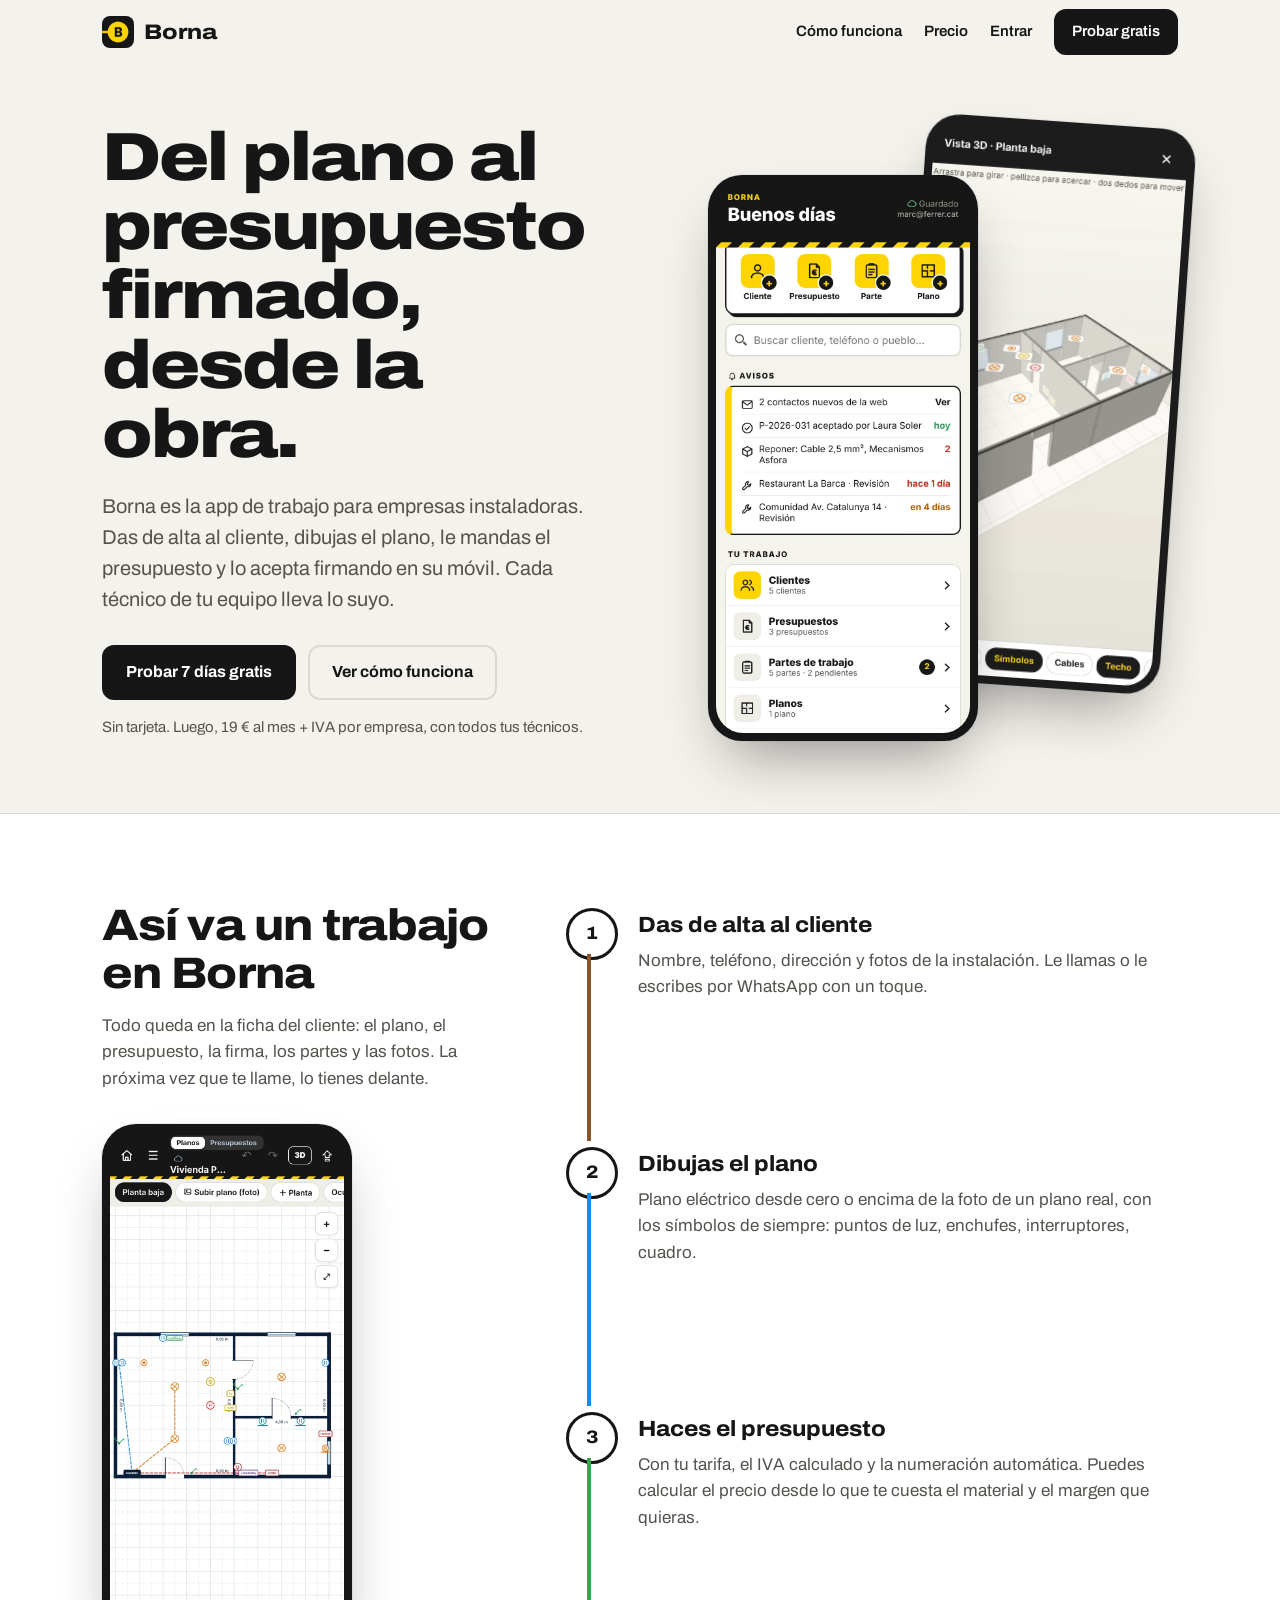
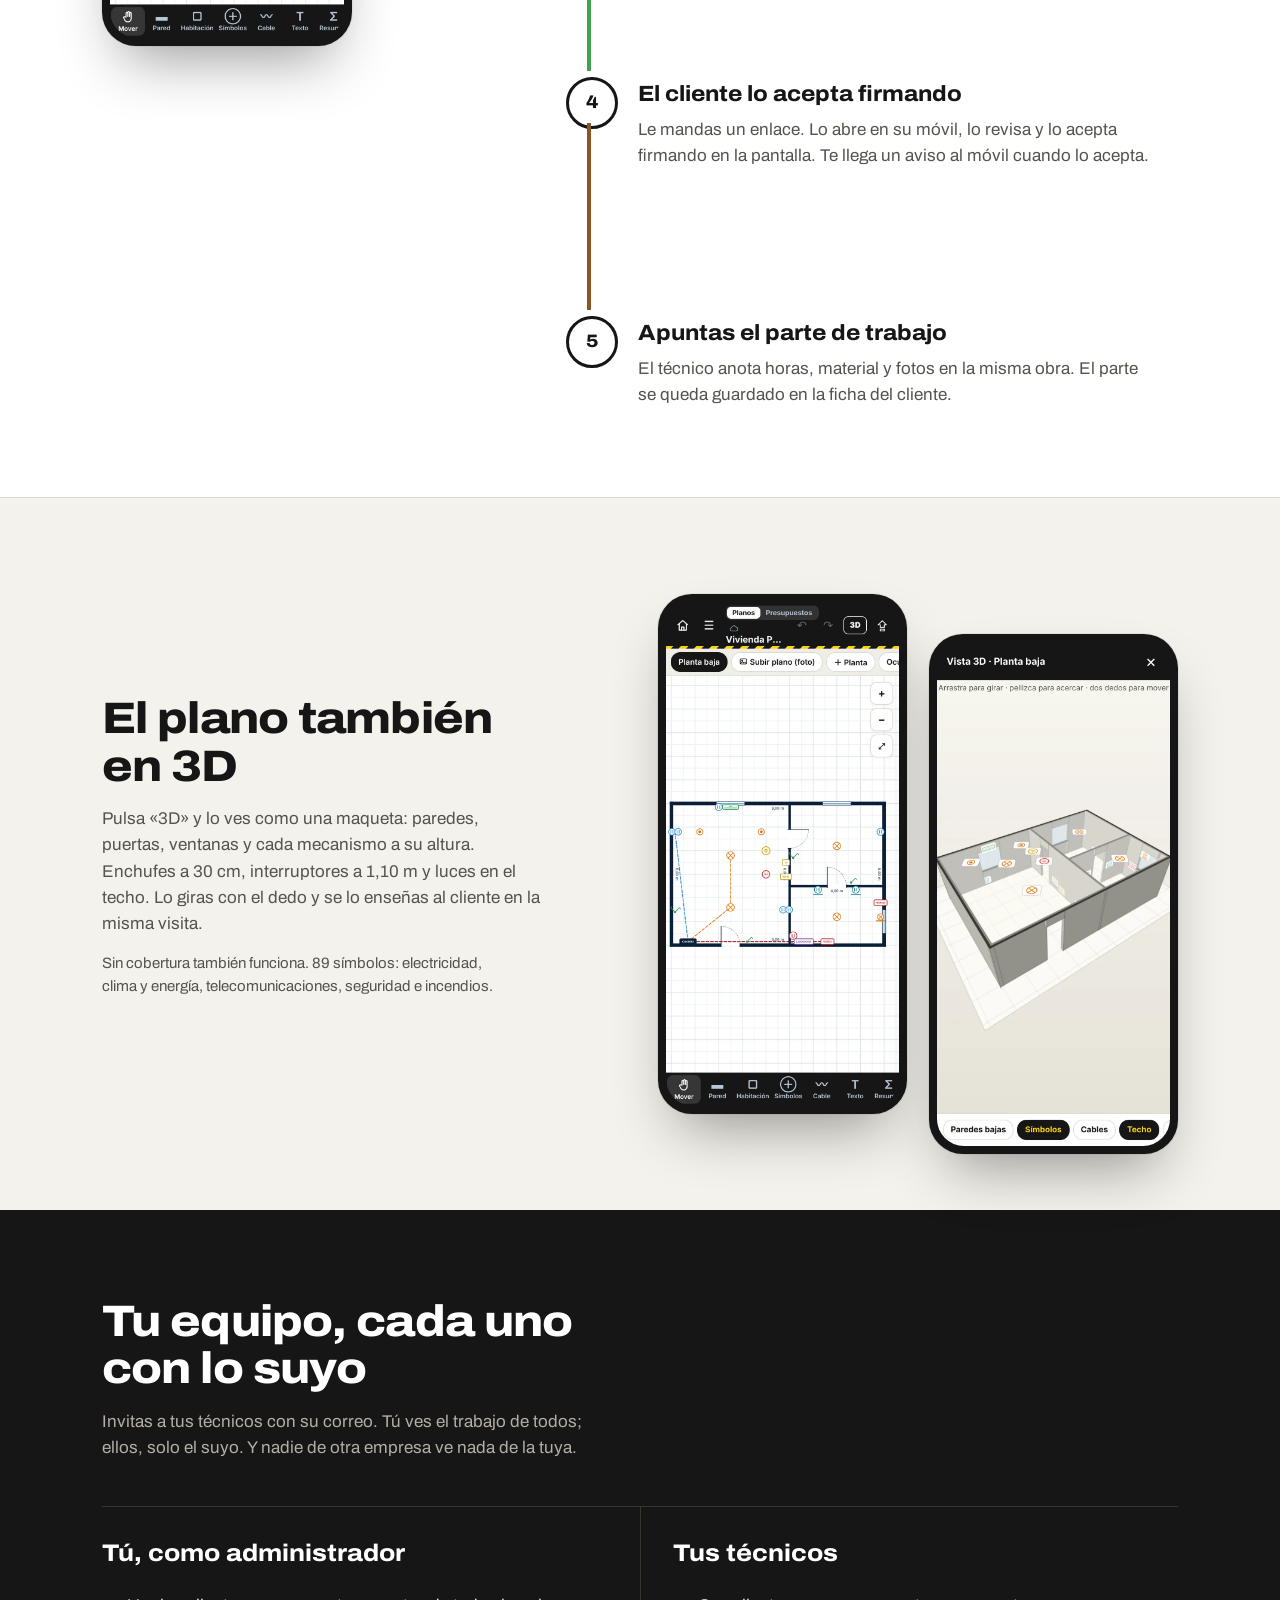
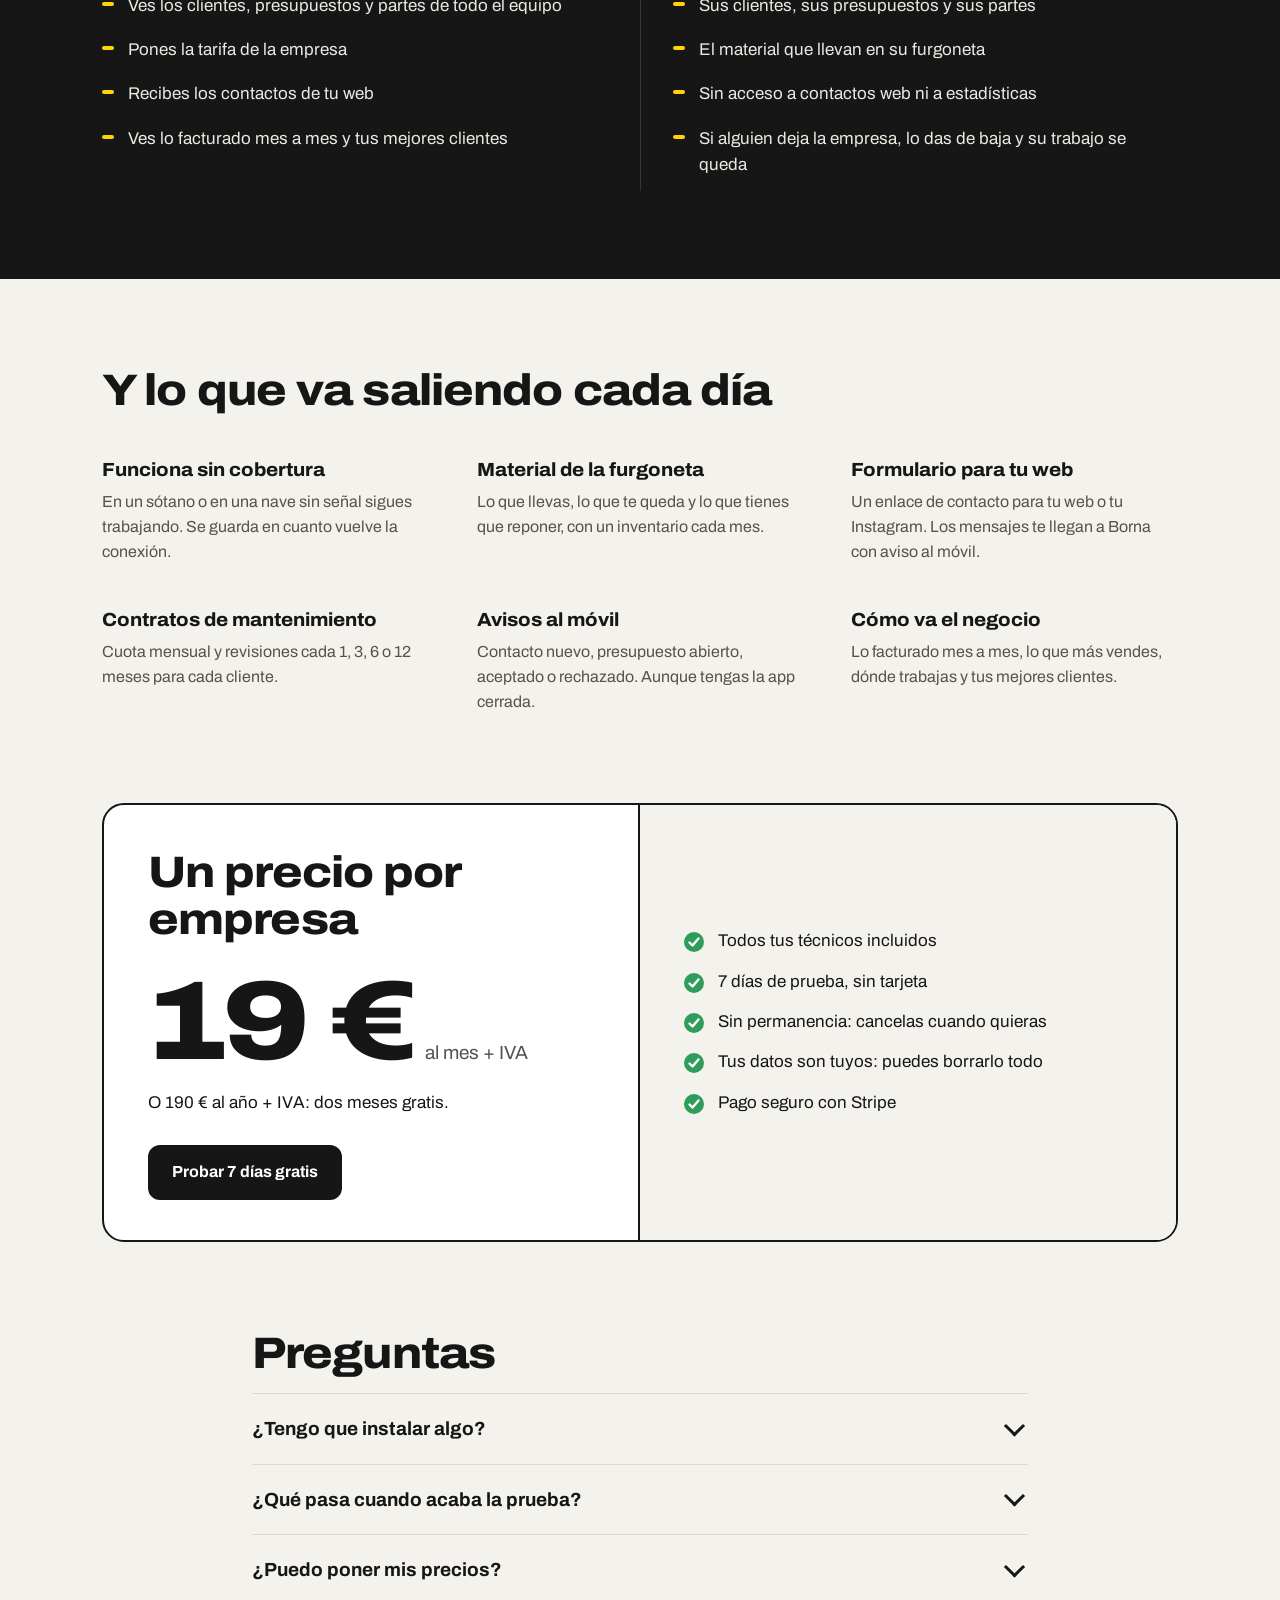
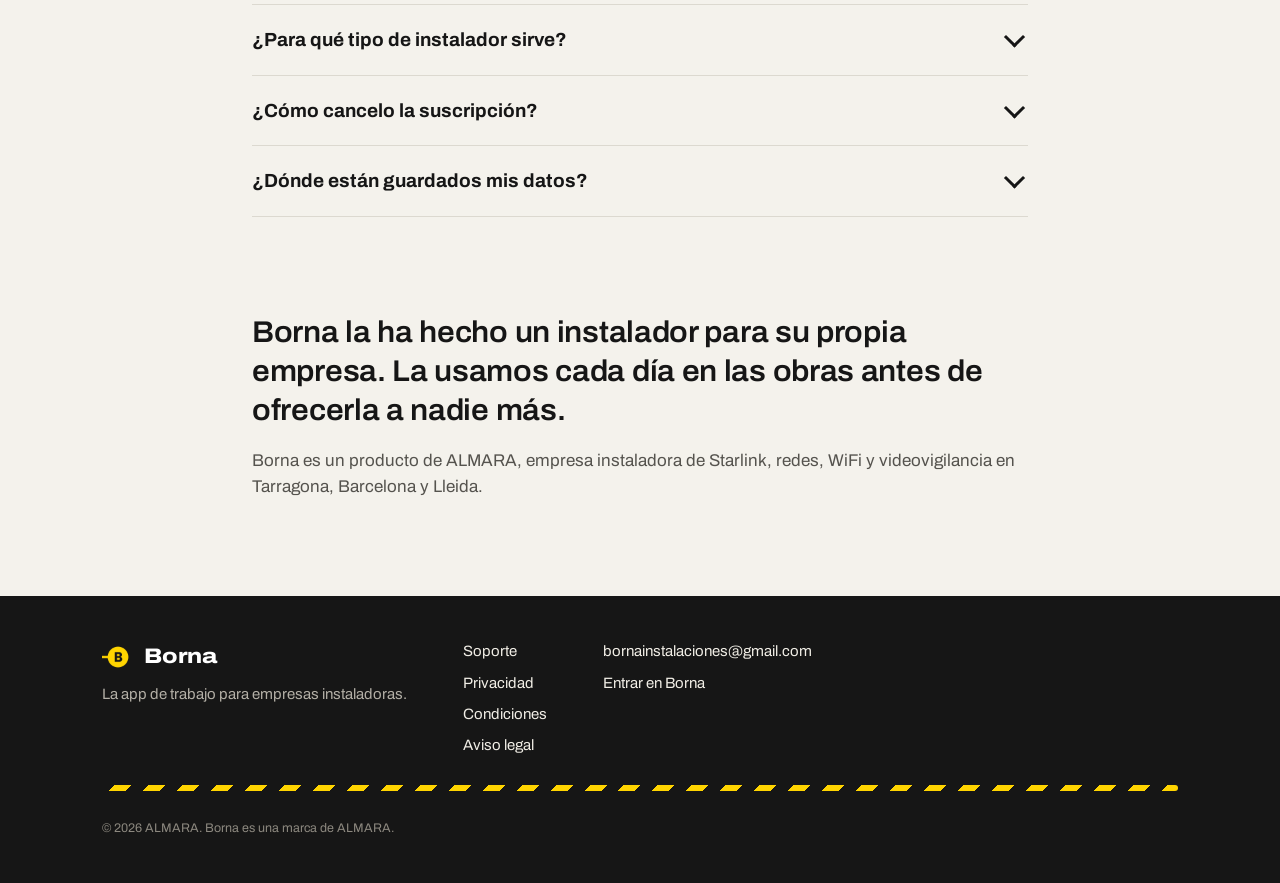
<file: index.html>
<!doctype html>
<html lang="es">
<head>
<meta charset="utf-8">
<meta name="viewport" content="width=device-width,initial-scale=1,viewport-fit=cover">
<title>Borna: presupuestos, planos y partes de trabajo para instaladores</title>
<meta name="google-site-verification" content="OvUOdzJFphM7LjLz_-fEvlEQ2P95HAkX42VFbrzoJ7Y">
<link rel="canonical" href="https://borna-web.vercel.app/">
<meta name="description" content="App para empresas instaladoras: fichas de clientes, planos eléctricos, presupuestos que el cliente acepta firmando desde el móvil, partes de trabajo y material. 7 días gratis.">
<meta name="theme-color" content="#F4F2EC">
<meta property="og:title" content="Borna: la app de trabajo para empresas instaladoras">
<meta property="og:description" content="Clientes, planos, presupuestos con firma del cliente y partes de trabajo, desde el móvil. 19 € al mes por empresa, con todos tus técnicos.">
<meta property="og:type" content="website">
<meta property="og:image" content="/icon-512.png">
<link rel="icon" href="/icon-192.png">
<link rel="apple-touch-icon" href="/apple-touch-icon.png">
<link rel="preconnect" href="https://fonts.googleapis.com">
<link rel="preconnect" href="https://fonts.gstatic.com" crossorigin>
<link href="https://fonts.googleapis.com/css2?family=Archivo:wdth,wght@62..125,100..900&display=swap" rel="stylesheet">
<link rel="stylesheet" href="/estilo.css">
<style>
/* Portada */
.portada{padding:56px 0 72px}
.portada .envoltura{display:grid;grid-template-columns:1.02fr .98fr;gap:48px;align-items:center}
.portada h1{font-size:clamp(38px,5.6vw,68px);line-height:1.02;margin:0 0 22px;font-weight:850;font-variation-settings:"wdth" 116;letter-spacing:-.03em;max-width:13ch}
.portada .entrada{font-size:clamp(18px,1.6vw,20px);color:var(--gris);max-width:44ch;margin:0 0 30px}
.acciones{display:flex;flex-wrap:wrap;gap:12px;align-items:center}
.portada .nota{margin:16px 0 0;font-size:15px;color:var(--gris)}
@media (max-width:900px){.portada{padding:28px 0 56px}.portada .envoltura{grid-template-columns:1fr;gap:36px}}
@media (max-width:560px){.portada .plano{width:calc(100% + 16px);max-width:none;margin:0 -12px 0 -4px}}

/* Capturas de la app en un marco de móvil */
.movil{margin:0;border-radius:34px;padding:8px;background:#161616;box-shadow:0 30px 60px -20px rgba(22,22,22,.45),0 0 0 1px rgba(0,0,0,.06)}
.movil img{display:block;width:100%;height:auto;border-radius:27px;background:#F4F2EC}
.moviles{position:relative;width:100%;max-width:470px;margin-left:auto;height:620px}
.moviles .movil{position:absolute;width:270px}
.moviles .delante{left:0;bottom:0;z-index:2}
.moviles .atras{right:0;top:0;transform:rotate(4deg);opacity:.98}
@media (max-width:900px){.moviles{margin:0 auto;max-width:360px;height:540px}.moviles .movil{width:228px}}
@media (max-width:420px){.moviles{height:470px}.moviles .movil{width:200px}}
@media (prefers-reduced-motion:no-preference){.moviles .movil{animation:entra .7s cubic-bezier(.2,.8,.2,1) both}.moviles .atras{animation-delay:.15s}
  @keyframes entra{from{opacity:0;transform:translateY(24px)}}.moviles .atras{animation-name:entraG}@keyframes entraG{from{opacity:0;transform:translateY(24px) rotate(4deg)}}}

/* Así va un trabajo */
.trabajo{padding:88px 0;background:#fff;border-top:1px solid var(--linea);border-bottom:1px solid var(--linea)}
.trabajo .envoltura{display:grid;grid-template-columns:.8fr 1.2fr;gap:56px}
.trabajo .lado{position:sticky;top:104px;align-self:start}
h2{font-size:clamp(30px,3.6vw,44px);line-height:1.08;margin:0 0 16px;font-weight:800;font-variation-settings:"wdth" 112;letter-spacing:-.02em}
.lado p{color:var(--gris);max-width:36ch;margin:0}
.pasos{list-style:none;margin:0;padding:0;position:relative;counter-reset:paso}
.pasos li:not(:last-child)::after{content:"";position:absolute;left:21px;top:46px;bottom:0;width:4px;background:var(--neutro)}
.pasos li:nth-child(1)::after,.pasos li:nth-child(4)::after{background:var(--fase)}
.pasos li:nth-child(3)::after{background:var(--tierra)}
.pasos li{position:relative;padding:0 0 40px 72px;counter-increment:paso}
.pasos li:last-child{padding-bottom:0}
.pasos li::before{content:counter(paso);position:absolute;left:0;top:0;width:46px;height:46px;border-radius:50%;background:#fff;border:3px solid var(--tinta);display:grid;place-items:center;font-weight:800;font-size:18px;font-variation-settings:"wdth" 110;box-shadow:0 0 0 6px #fff}
.pasos h3{margin:6px 0 6px;font-size:22px;font-weight:750;font-variation-settings:"wdth" 108}
.pasos p{margin:0;color:var(--gris);max-width:52ch}
.lado .pantalla{width:250px;margin-top:32px}
.lado .pantalla img{transition:opacity .25s}
.pasos li{padding-bottom:140px}
.en-paso{display:none}
@media (max-width:900px){.lado .pantalla{display:none}.pasos li{padding-bottom:40px}.en-paso{display:block;width:min(240px,70%);margin:18px 0 0}}
@media (max-width:900px){.trabajo{padding:64px 0}.trabajo .envoltura{grid-template-columns:1fr;gap:36px}.trabajo .lado{position:static}}

/* 3D */
.tresd{padding:96px 0;background:var(--papel)}
.tresd .envoltura{display:grid;grid-template-columns:.9fr 1.1fr;gap:56px;align-items:center}
.tresd p{color:var(--gris);max-width:44ch;margin:0 0 14px}.tresd .nota{font-size:15px}
.tresd .dos{display:grid;grid-template-columns:1fr 1fr;gap:22px;max-width:520px;margin-left:auto}
.tresd .dos .movil:last-child{transform:translateY(40px)}
@media (max-width:900px){.tresd{padding:64px 0}.tresd .envoltura{grid-template-columns:1fr;gap:28px}.tresd .dos{margin:0 auto 40px;gap:14px}}

/* Equipo */
.equipo{background:var(--tinta);color:#fff;padding:88px 0}
.equipo h2{max-width:18ch}
.equipo .intro{color:#B3AFA6;max-width:52ch;margin:0 0 44px}
.roles{display:grid;grid-template-columns:1fr 1fr;gap:0;border-top:1px solid #38362F}
.roles section{padding:28px 32px 4px 0}
.roles section+section{padding-left:32px;border-left:1px solid #38362F}
.roles h3{margin:0 0 12px;font-size:24px;font-weight:750;font-variation-settings:"wdth" 110}
.roles ul{margin:0;padding:0;list-style:none}
.roles li{padding:9px 0 9px 26px;position:relative;color:#ECE9E1}
.roles li::before{content:"";position:absolute;left:0;top:18px;width:12px;height:4px;border-radius:2px;background:var(--amarillo)}
@media (max-width:760px){.equipo{padding:64px 0}.roles{grid-template-columns:1fr}.roles section+section{padding-left:0;border-left:0;border-top:1px solid #38362F}}

/* Además */
.ademas{padding:88px 0}
.extras{display:grid;grid-template-columns:repeat(3,1fr);gap:40px 48px;margin-top:40px}
.extras h3{margin:0 0 6px;font-size:19px;font-weight:750;font-variation-settings:"wdth" 106}
.extras p{margin:0;color:var(--gris);font-size:16px}
@media (max-width:900px){.ademas{padding:64px 0}.extras{grid-template-columns:1fr 1fr;gap:28px 32px}}
@media (max-width:560px){.extras{grid-template-columns:1fr}}

/* Precio */
.precio{padding:0 0 88px}
.tarifa{background:#fff;border:2px solid var(--tinta);border-radius:22px;display:grid;grid-template-columns:1fr 1fr;overflow:hidden}
.tarifa .cifra{padding:44px 44px 40px;border-right:2px solid var(--tinta)}
.tarifa .cifra h2{margin-bottom:28px}
.importe{display:flex;align-items:baseline;gap:12px;flex-wrap:wrap}
.importe b{font-size:clamp(72px,9vw,112px);line-height:.9;font-weight:850;font-variation-settings:"wdth" 120;letter-spacing:-.04em}
.importe span{font-size:19px;color:var(--gris)}
.tarifa .anual{margin:18px 0 28px;font-size:17px}
.tarifa ul{list-style:none;margin:0;padding:44px;display:grid;gap:14px;align-content:center;background:var(--papel)}
.tarifa li{padding-left:34px;position:relative}
.tarifa li::before{content:"";position:absolute;left:0;top:4px;width:20px;height:20px;border-radius:50%;background:var(--ok) url("data:image/svg+xml,%3Csvg xmlns='http://www.w3.org/2000/svg' viewBox='0 0 20 20'%3E%3Cpath d='M5.5 10.5l3 3 6-7' fill='none' stroke='white' stroke-width='2.4' stroke-linecap='round' stroke-linejoin='round'/%3E%3C/svg%3E") center/20px no-repeat}
@media (max-width:820px){.precio{padding-bottom:64px}.tarifa{grid-template-columns:1fr}.tarifa .cifra{border-right:0;border-bottom:2px solid var(--tinta);padding:32px 24px}.tarifa ul{padding:28px 24px}}

/* Preguntas */
.preguntas{padding:0 0 96px}
.preguntas .envoltura{max-width:820px}
details{border-bottom:1px solid var(--linea)}
details:first-of-type{border-top:1px solid var(--linea)}
summary{list-style:none;cursor:pointer;padding:20px 40px 20px 0;font-weight:700;font-size:19px;position:relative}
summary::-webkit-details-marker{display:none}
summary::after{content:"";position:absolute;right:6px;top:50%;width:12px;height:12px;border-right:3px solid var(--tinta);border-bottom:3px solid var(--tinta);transform:translateY(-70%) rotate(45deg);transition:transform .2s}
details[open] summary::after{transform:translateY(-30%) rotate(225deg)}
details p{margin:0 0 22px;color:var(--gris);max-width:62ch}

/* Origen */
.origen{padding:0 0 96px}
.origen .envoltura{max-width:820px}
.origen blockquote{margin:0;font-size:clamp(22px,2.6vw,30px);line-height:1.3;font-weight:600;font-variation-settings:"wdth" 104;letter-spacing:-.01em}
.origen p{color:var(--gris);margin:18px 0 0}
</style>
</head>
<body>

<header class="cab" id="cab">
  <div class="envoltura">
    <a class="marca" href="/"><img src="/icon-192.png" alt="" width="32" height="32">Borna</a>
    <nav aria-label="Principal">
      <a class="sec solo-ancho" href="#como">Cómo funciona</a>
      <a class="sec" href="#precio">Precio</a>
      <a href="https://instaladoresapp.vercel.app/">Entrar</a>
      <a class="boton" href="https://instaladoresapp.vercel.app/">Probar gratis</a>
    </nav>
  </div>
</header>

<main>
<section class="portada">
  <div class="envoltura">
    <div>
      <h1>Del plano al presupuesto firmado, desde la obra.</h1>
      <p class="entrada">Borna es la app de trabajo para empresas instaladoras. Das de alta al cliente, dibujas el plano, le mandas el presupuesto y lo acepta firmando en su móvil. Cada técnico de tu equipo lleva lo suyo.</p>
      <div class="acciones">
        <a class="boton" href="https://instaladoresapp.vercel.app/">Probar 7 días gratis</a>
        <a class="boton claro" href="#como">Ver cómo funciona</a>
      </div>
      <p class="nota">Sin tarjeta. Luego, 19 € al mes + IVA por empresa, con todos tus técnicos.</p>
    </div>

    <div class="moviles" aria-label="Capturas de la app Borna">
      <figure class="movil atras"><img src="/img/app/plano-3d.webp" width="390" height="844" alt="Plano de una vivienda en 3D, con enchufes e interruptores en las paredes y las luces en el techo"></figure>
      <figure class="movil delante"><img src="/img/app/inicio.webp" width="390" height="844" alt="Pantalla de inicio de Borna: crear cliente, presupuesto, parte o plano, y avisos del día"></figure>
    </div>
  </div>
</section>

<section class="trabajo" id="como">
  <div class="envoltura">
    <div class="lado">
      <h2>Así va un trabajo en Borna</h2>
      <p>Todo queda en la ficha del cliente: el plano, el presupuesto, la firma, los partes y las fotos. La próxima vez que te llame, lo tienes delante.</p>
      <figure class="movil pantalla" aria-hidden="true"><img id="pantallaPaso" src="/img/app/cliente.webp" width="390" height="844" alt=""></figure>
    </div>
    <ol class="pasos">
      <li data-img="/img/app/cliente.webp"><h3>Das de alta al cliente</h3><p>Nombre, teléfono, dirección y fotos de la instalación. Le llamas o le escribes por WhatsApp con un toque.</p><figure class="movil en-paso"><img src="/img/app/cliente.webp" width="390" height="844" loading="lazy" alt="Ficha de un cliente con teléfono, WhatsApp, dirección y contrato de mantenimiento"></figure></li>
      <li data-img="/img/app/plano.webp"><h3>Dibujas el plano</h3><p>Plano eléctrico desde cero o encima de la foto de un plano real, con los símbolos de siempre: puntos de luz, enchufes, interruptores, cuadro.</p><figure class="movil en-paso"><img src="/img/app/plano.webp" width="390" height="844" loading="lazy" alt="Plano eléctrico de una vivienda dibujado en el móvil"></figure></li>
      <li data-img="/img/app/presupuesto.webp"><h3>Haces el presupuesto</h3><p>Con tu tarifa, el IVA calculado y la numeración automática. Puedes calcular el precio desde lo que te cuesta el material y el margen que quieras.</p><figure class="movil en-paso"><img src="/img/app/presupuesto.webp" width="390" height="844" loading="lazy" alt="Presupuesto con las partidas sacadas del plano y el total con IVA"></figure></li>
      <li data-img="/img/app/firma.webp"><h3>El cliente lo acepta firmando</h3><p>Le mandas un enlace. Lo abre en su móvil, lo revisa y lo acepta firmando en la pantalla. Te llega un aviso al móvil cuando lo acepta.</p><figure class="movil en-paso"><img src="/img/app/firma.webp" width="390" height="844" loading="lazy" alt="El cliente firma con el dedo en su móvil para aceptar el presupuesto"></figure></li>
      <li data-img="/img/app/partes.webp"><h3>Apuntas el parte de trabajo</h3><p>El técnico anota horas, material y fotos en la misma obra. El parte se queda guardado en la ficha del cliente.</p><figure class="movil en-paso"><img src="/img/app/partes.webp" width="390" height="844" loading="lazy" alt="Lista de partes de trabajo, pendientes, terminados y firmados"></figure></li>
    </ol>
  </div>
</section>

<section class="tresd">
  <div class="envoltura">
    <div>
      <h2>El plano también en 3D</h2>
      <p>Pulsa «3D» y lo ves como una maqueta: paredes, puertas, ventanas y cada mecanismo a su altura. Enchufes a 30 cm, interruptores a 1,10 m y luces en el techo. Lo giras con el dedo y se lo enseñas al cliente en la misma visita.</p>
      <p class="nota">Sin cobertura también funciona. 89 símbolos: electricidad, clima y energía, telecomunicaciones, seguridad e incendios.</p>
    </div>
    <div class="dos">
      <figure class="movil"><img src="/img/app/plano.webp" width="390" height="844" loading="lazy" alt="Plano eléctrico en 2D"></figure>
      <figure class="movil"><img src="/img/app/plano-3d.webp" width="390" height="844" loading="lazy" alt="El mismo plano en 3D"></figure>
    </div>
  </div>
</section>

<section class="equipo">
  <div class="envoltura">
    <h2>Tu equipo, cada uno con lo suyo</h2>
    <p class="intro">Invitas a tus técnicos con su correo. Tú ves el trabajo de todos; ellos, solo el suyo. Y nadie de otra empresa ve nada de la tuya.</p>
    <div class="roles">
      <section>
        <h3>Tú, como administrador</h3>
        <ul>
          <li>Ves los clientes, presupuestos y partes de todo el equipo</li>
          <li>Pones la tarifa de la empresa</li>
          <li>Recibes los contactos de tu web</li>
          <li>Ves lo facturado mes a mes y tus mejores clientes</li>
        </ul>
      </section>
      <section>
        <h3>Tus técnicos</h3>
        <ul>
          <li>Sus clientes, sus presupuestos y sus partes</li>
          <li>El material que llevan en su furgoneta</li>
          <li>Sin acceso a contactos web ni a estadísticas</li>
          <li>Si alguien deja la empresa, lo das de baja y su trabajo se queda</li>
        </ul>
      </section>
    </div>
  </div>
</section>

<section class="ademas">
  <div class="envoltura">
    <h2>Y lo que va saliendo cada día</h2>
    <div class="extras">
      <div><h3>Funciona sin cobertura</h3><p>En un sótano o en una nave sin señal sigues trabajando. Se guarda en cuanto vuelve la conexión.</p></div>
      <div><h3>Material de la furgoneta</h3><p>Lo que llevas, lo que te queda y lo que tienes que reponer, con un inventario cada mes.</p></div>
      <div><h3>Formulario para tu web</h3><p>Un enlace de contacto para tu web o tu Instagram. Los mensajes te llegan a Borna con aviso al móvil.</p></div>
      <div><h3>Contratos de mantenimiento</h3><p>Cuota mensual y revisiones cada 1, 3, 6 o 12 meses para cada cliente.</p></div>
      <div><h3>Avisos al móvil</h3><p>Contacto nuevo, presupuesto abierto, aceptado o rechazado. Aunque tengas la app cerrada.</p></div>
      <div><h3>Cómo va el negocio</h3><p>Lo facturado mes a mes, lo que más vendes, dónde trabajas y tus mejores clientes.</p></div>
    </div>
  </div>
</section>

<section class="precio" id="precio">
  <div class="envoltura">
    <div class="tarifa">
      <div class="cifra">
        <h2>Un precio por empresa</h2>
        <div class="importe"><b>19 €</b><span>al mes + IVA</span></div>
        <p class="anual">O 190 € al año + IVA: dos meses gratis.</p>
        <a class="boton" href="https://instaladoresapp.vercel.app/">Probar 7 días gratis</a>
      </div>
      <ul>
        <li>Todos tus técnicos incluidos</li>
        <li>7 días de prueba, sin tarjeta</li>
        <li>Sin permanencia: cancelas cuando quieras</li>
        <li>Tus datos son tuyos: puedes borrarlo todo</li>
        <li>Pago seguro con Stripe</li>
      </ul>
    </div>
  </div>
</section>

<section class="preguntas" id="preguntas">
  <div class="envoltura">
    <h2>Preguntas</h2>
    <details><summary>¿Tengo que instalar algo?</summary><p>No. Borna funciona en el navegador del móvil, la tablet o el ordenador. Muy pronto también estará en App Store y Google Play.</p></details>
    <details><summary>¿Qué pasa cuando acaba la prueba?</summary><p>Sigues viendo todos tus datos, pero no puedes guardar cambios nuevos hasta que te suscribas. No se borra nada.</p></details>
    <details><summary>¿Puedo poner mis precios?</summary><p>Sí. La tarifa que viene incluida es de ejemplo: la cambias por la tuya en «Tu tarifa» y todos los presupuestos salen con tus precios.</p></details>
    <details><summary>¿Para qué tipo de instalador sirve?</summary><p>Para electricistas, instaladores de telecomunicaciones, antenas, redes WiFi, cámaras o alarmas. Para cualquiera que haga presupuestos, planos y partes en la obra.</p></details>
    <details><summary>¿Cómo cancelo la suscripción?</summary><p>Desde «Cuenta y suscripción», en la web de Borna. No hay permanencia. Si eliminas la cuenta, la suscripción se cancela en ese momento y se borra todo.</p></details>
    <details><summary>¿Dónde están guardados mis datos?</summary><p>En servidores de Supabase, con copia en tu móvil para trabajar sin cobertura. Cada empresa solo ve lo suyo. Lo explicamos en la <a href="/privacidad/">política de privacidad</a>.</p></details>
  </div>
</section>

<section class="origen">
  <div class="envoltura">
    <blockquote>Borna la ha hecho un instalador para su propia empresa. La usamos cada día en las obras antes de ofrecerla a nadie más.</blockquote>
    <p>Borna es un producto de ALMARA, empresa instaladora de Starlink, redes, WiFi y videovigilancia en Tarragona, Barcelona y Lleida.</p>
  </div>
</section>
</main>

<footer class="pie">
  <div class="envoltura">
    <div>
      <a class="marca" href="/"><img src="/icon-192.png" alt="" width="32" height="32">Borna</a>
      <p>La app de trabajo para empresas instaladoras.</p>
    </div>
    <nav aria-label="Información">
      <a href="/soporte/">Soporte</a>
      <a href="/privacidad/">Privacidad</a>
      <a href="/condiciones/">Condiciones</a>
      <a href="/aviso-legal/">Aviso legal</a>
    </nav>
    <nav aria-label="Contacto">
      <a href="mailto:bornainstalaciones@gmail.com">bornainstalaciones@gmail.com</a>
      <a href="https://instaladoresapp.vercel.app/">Entrar en Borna</a>
    </nav>
    <div class="cable" aria-hidden="true"></div>
    <small>© 2026 ALMARA. Borna es una marca de ALMARA.</small>
  </div>
</footer>

<script>
  const cab=document.getElementById("cab");
  const marcar=()=>cab.classList.toggle("con-borde",scrollY>8);
  addEventListener("scroll",marcar,{passive:true});marcar();
  const img=document.getElementById("pantallaPaso");
  if(img&&"IntersectionObserver" in window){
    const io=new IntersectionObserver(es=>{for(const e of es)if(e.isIntersecting){const src=e.target.dataset.img;if(img.getAttribute("src")!==src){img.style.opacity=0;setTimeout(()=>{img.src=src;img.style.opacity=1},160)}}},{rootMargin:"-45% 0px -45% 0px"});
    document.querySelectorAll(".pasos li[data-img]").forEach(li=>io.observe(li));
  }
</script>
</body>
</html>
</file>
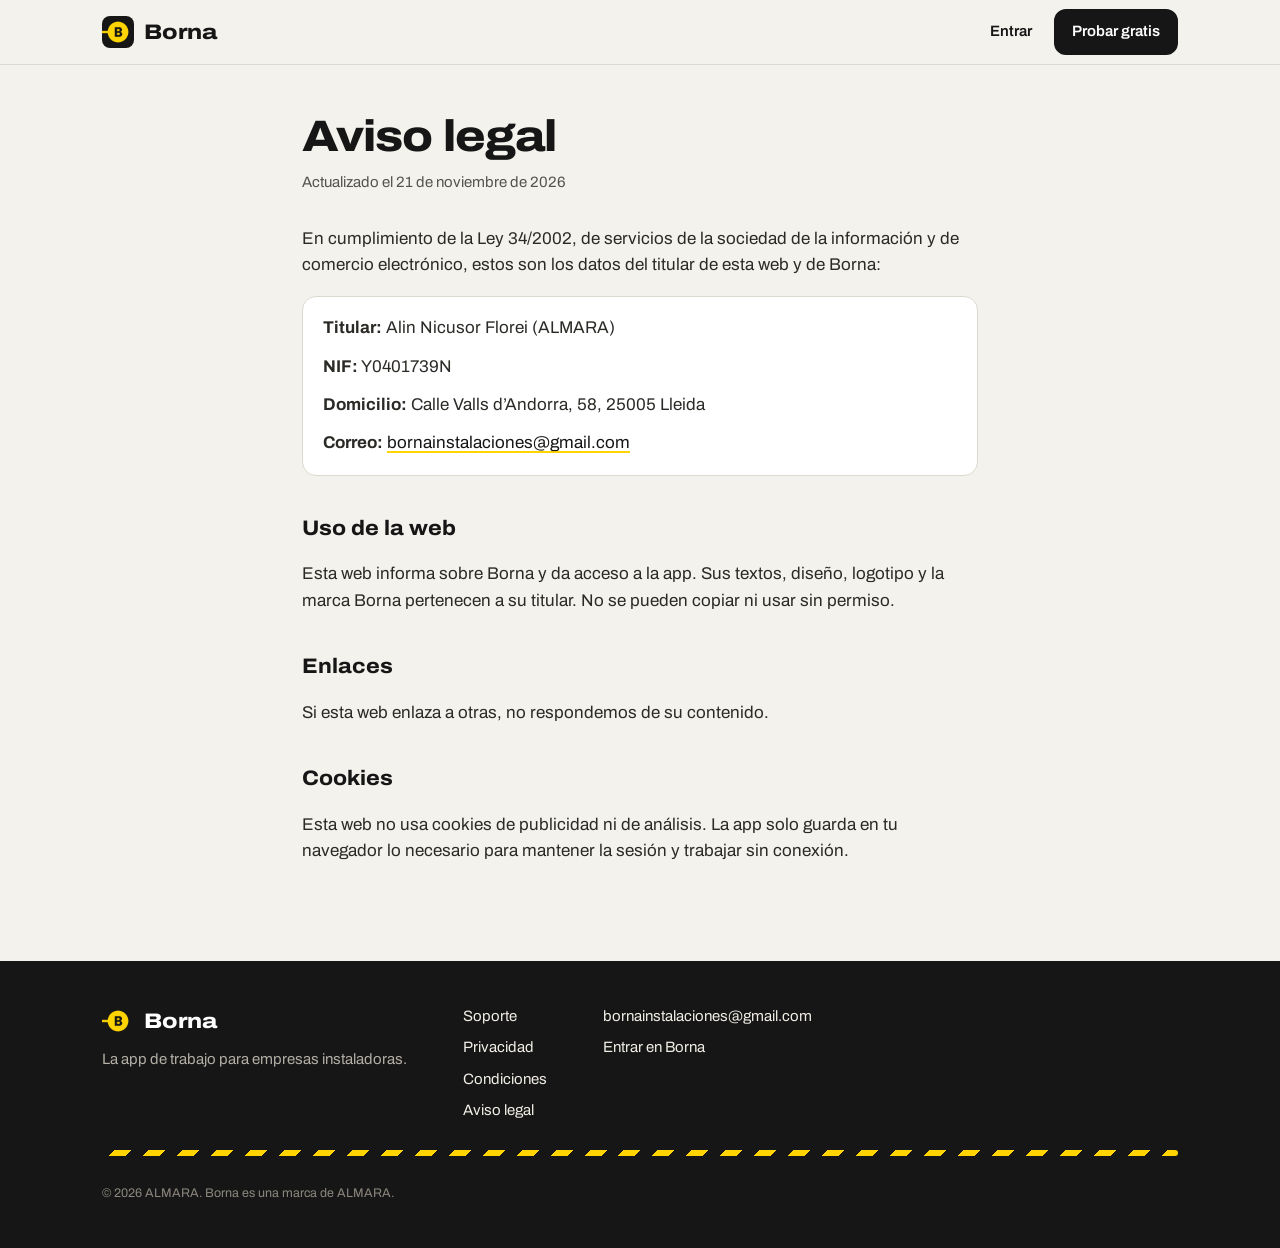
<file: aviso-legal/index.html>
<!doctype html>
<html lang="es">
<head>
<meta charset="utf-8">
<meta name="viewport" content="width=device-width,initial-scale=1,viewport-fit=cover">
<title>Aviso legal · Borna</title>
<link rel="canonical" href="https://borna-web.vercel.app/aviso-legal/">
<meta name="description" content="Datos del titular de Borna y condiciones de uso de esta web.">
<meta name="theme-color" content="#F4F2EC">
<link rel="icon" href="/icon-192.png">
<link rel="apple-touch-icon" href="/apple-touch-icon.png">
<link rel="preconnect" href="https://fonts.googleapis.com">
<link rel="preconnect" href="https://fonts.gstatic.com" crossorigin>
<link href="https://fonts.googleapis.com/css2?family=Archivo:wdth,wght@62..125,100..900&display=swap" rel="stylesheet">
<link rel="stylesheet" href="/estilo.css">
</head>
<body>
<header class="cab con-borde">
  <div class="envoltura">
    <a class="marca" href="/"><img src="/icon-192.png" alt="" width="32" height="32">Borna</a>
    <nav aria-label="Principal">
      <a href="https://instaladoresapp.vercel.app/">Entrar</a>
      <a class="boton" href="https://instaladoresapp.vercel.app/">Probar gratis</a>
    </nav>
  </div>
</header>
<main class="texto">
<h1>Aviso legal</h1>
<p class="fecha">Actualizado el 21 de noviembre de 2026</p>

<p>En cumplimiento de la Ley 34/2002, de servicios de la sociedad de la información y de comercio electrónico, estos son los datos del titular de esta web y de Borna:</p>
<div class="ficha">
<p><b>Titular:</b> Alin Nicusor Florei (ALMARA)</p>
<p><b>NIF:</b> Y0401739N</p>
<p><b>Domicilio:</b> Calle Valls d’Andorra, 58, 25005 Lleida</p>
<p><b>Correo:</b> <a href="mailto:bornainstalaciones@gmail.com">bornainstalaciones@gmail.com</a></p>
</div>
<h2>Uso de la web</h2>
<p>Esta web informa sobre Borna y da acceso a la app. Sus textos, diseño, logotipo y la marca Borna pertenecen a su titular. No se pueden copiar ni usar sin permiso.</p>
<h2>Enlaces</h2>
<p>Si esta web enlaza a otras, no respondemos de su contenido.</p>
<h2>Cookies</h2>
<p>Esta web no usa cookies de publicidad ni de análisis. La app solo guarda en tu navegador lo necesario para mantener la sesión y trabajar sin conexión.</p>
</main>
<footer class="pie">
  <div class="envoltura">
    <div>
      <a class="marca" href="/"><img src="/icon-192.png" alt="" width="32" height="32">Borna</a>
      <p>La app de trabajo para empresas instaladoras.</p>
    </div>
    <nav aria-label="Información">
      <a href="/soporte/">Soporte</a>
      <a href="/privacidad/">Privacidad</a>
      <a href="/condiciones/">Condiciones</a>
      <a href="/aviso-legal/">Aviso legal</a>
    </nav>
    <nav aria-label="Contacto">
      <a href="mailto:bornainstalaciones@gmail.com">bornainstalaciones@gmail.com</a>
      <a href="https://instaladoresapp.vercel.app/">Entrar en Borna</a>
    </nav>
    <div class="cable" aria-hidden="true"></div>
    <small>© 2026 ALMARA. Borna es una marca de ALMARA.</small>
  </div>
</footer>
</body>
</html>
</file>
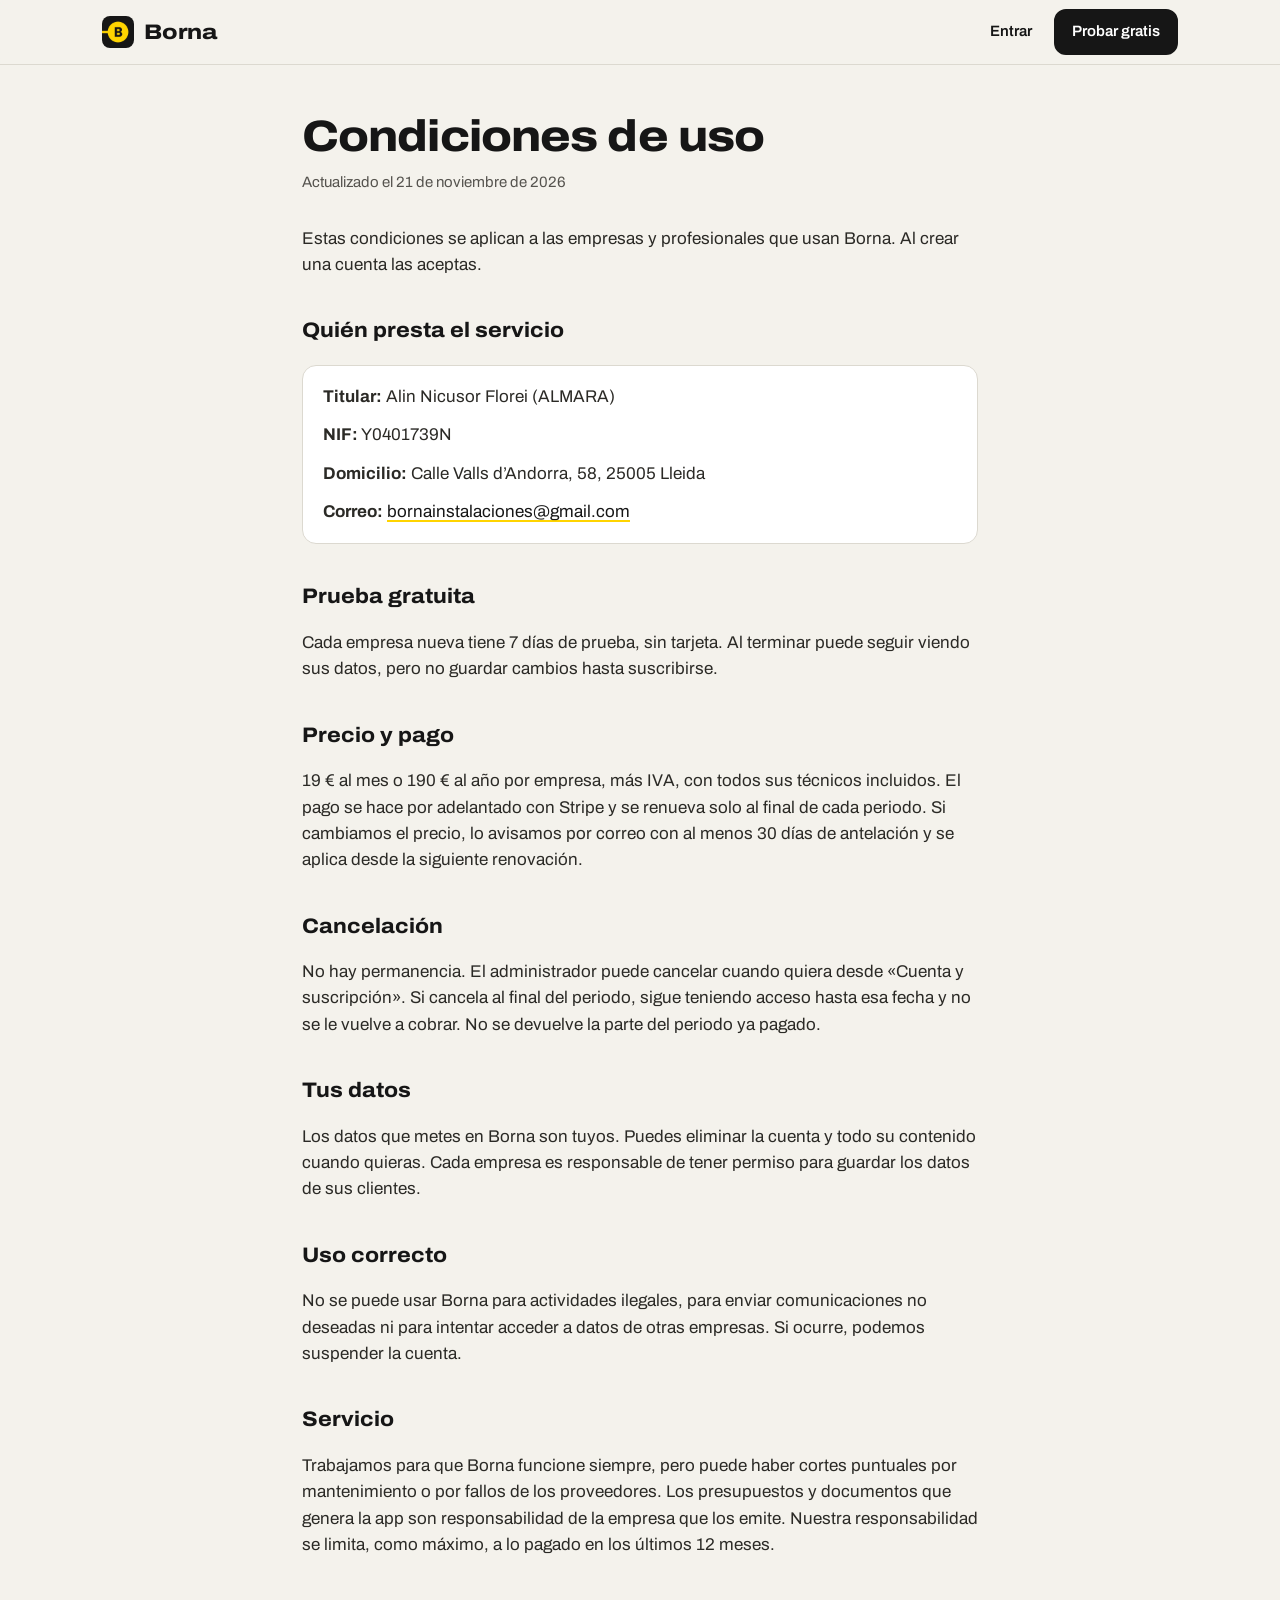
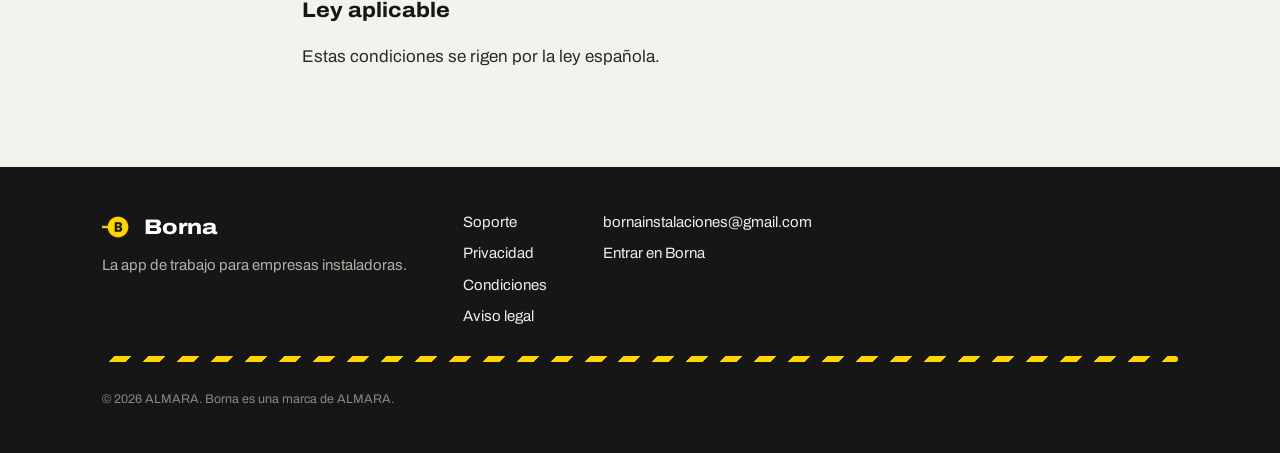
<file: condiciones/index.html>
<!doctype html>
<html lang="es">
<head>
<meta charset="utf-8">
<meta name="viewport" content="width=device-width,initial-scale=1,viewport-fit=cover">
<title>Condiciones de uso · Borna</title>
<link rel="canonical" href="https://borna-web.vercel.app/condiciones/">
<meta name="description" content="Condiciones de la suscripción a Borna: prueba, precio, pago, cancelación y uso del servicio.">
<meta name="theme-color" content="#F4F2EC">
<link rel="icon" href="/icon-192.png">
<link rel="apple-touch-icon" href="/apple-touch-icon.png">
<link rel="preconnect" href="https://fonts.googleapis.com">
<link rel="preconnect" href="https://fonts.gstatic.com" crossorigin>
<link href="https://fonts.googleapis.com/css2?family=Archivo:wdth,wght@62..125,100..900&display=swap" rel="stylesheet">
<link rel="stylesheet" href="/estilo.css">
</head>
<body>
<header class="cab con-borde">
  <div class="envoltura">
    <a class="marca" href="/"><img src="/icon-192.png" alt="" width="32" height="32">Borna</a>
    <nav aria-label="Principal">
      <a href="https://instaladoresapp.vercel.app/">Entrar</a>
      <a class="boton" href="https://instaladoresapp.vercel.app/">Probar gratis</a>
    </nav>
  </div>
</header>
<main class="texto">
<h1>Condiciones de uso</h1>
<p class="fecha">Actualizado el 21 de noviembre de 2026</p>

<p>Estas condiciones se aplican a las empresas y profesionales que usan Borna. Al crear una cuenta las aceptas.</p>
<h2>Quién presta el servicio</h2>
<div class="ficha">
<p><b>Titular:</b> Alin Nicusor Florei (ALMARA)</p>
<p><b>NIF:</b> Y0401739N</p>
<p><b>Domicilio:</b> Calle Valls d’Andorra, 58, 25005 Lleida</p>
<p><b>Correo:</b> <a href="mailto:bornainstalaciones@gmail.com">bornainstalaciones@gmail.com</a></p>
</div>
<h2>Prueba gratuita</h2>
<p>Cada empresa nueva tiene 7 días de prueba, sin tarjeta. Al terminar puede seguir viendo sus datos, pero no guardar cambios hasta suscribirse.</p>
<h2>Precio y pago</h2>
<p>19 € al mes o 190 € al año por empresa, más IVA, con todos sus técnicos incluidos. El pago se hace por adelantado con Stripe y se renueva solo al final de cada periodo. Si cambiamos el precio, lo avisamos por correo con al menos 30 días de antelación y se aplica desde la siguiente renovación.</p>
<h2>Cancelación</h2>
<p>No hay permanencia. El administrador puede cancelar cuando quiera desde «Cuenta y suscripción». Si cancela al final del periodo, sigue teniendo acceso hasta esa fecha y no se le vuelve a cobrar. No se devuelve la parte del periodo ya pagado.</p>
<h2>Tus datos</h2>
<p>Los datos que metes en Borna son tuyos. Puedes eliminar la cuenta y todo su contenido cuando quieras. Cada empresa es responsable de tener permiso para guardar los datos de sus clientes.</p>
<h2>Uso correcto</h2>
<p>No se puede usar Borna para actividades ilegales, para enviar comunicaciones no deseadas ni para intentar acceder a datos de otras empresas. Si ocurre, podemos suspender la cuenta.</p>
<h2>Servicio</h2>
<p>Trabajamos para que Borna funcione siempre, pero puede haber cortes puntuales por mantenimiento o por fallos de los proveedores. Los presupuestos y documentos que genera la app son responsabilidad de la empresa que los emite. Nuestra responsabilidad se limita, como máximo, a lo pagado en los últimos 12 meses.</p>
<h2>Ley aplicable</h2>
<p>Estas condiciones se rigen por la ley española.</p>
</main>
<footer class="pie">
  <div class="envoltura">
    <div>
      <a class="marca" href="/"><img src="/icon-192.png" alt="" width="32" height="32">Borna</a>
      <p>La app de trabajo para empresas instaladoras.</p>
    </div>
    <nav aria-label="Información">
      <a href="/soporte/">Soporte</a>
      <a href="/privacidad/">Privacidad</a>
      <a href="/condiciones/">Condiciones</a>
      <a href="/aviso-legal/">Aviso legal</a>
    </nav>
    <nav aria-label="Contacto">
      <a href="mailto:bornainstalaciones@gmail.com">bornainstalaciones@gmail.com</a>
      <a href="https://instaladoresapp.vercel.app/">Entrar en Borna</a>
    </nav>
    <div class="cable" aria-hidden="true"></div>
    <small>© 2026 ALMARA. Borna es una marca de ALMARA.</small>
  </div>
</footer>
</body>
</html>
</file>
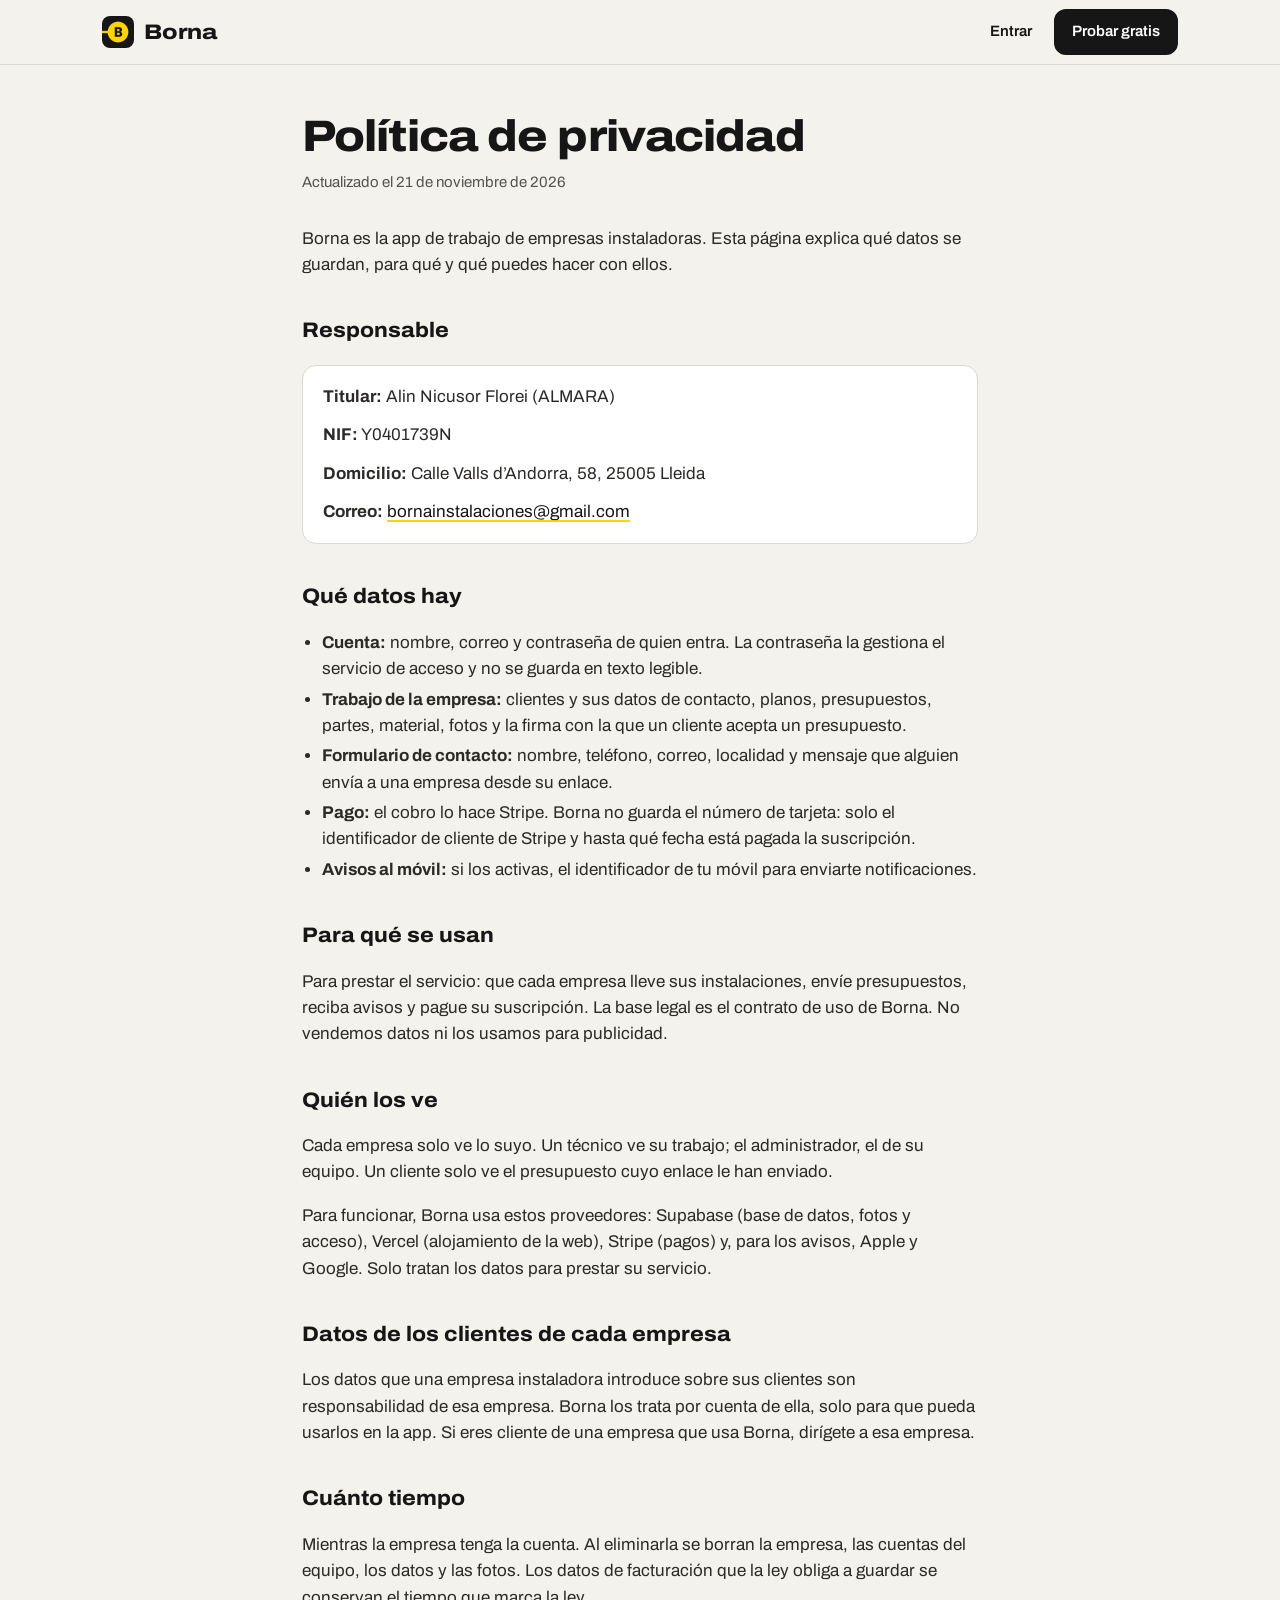
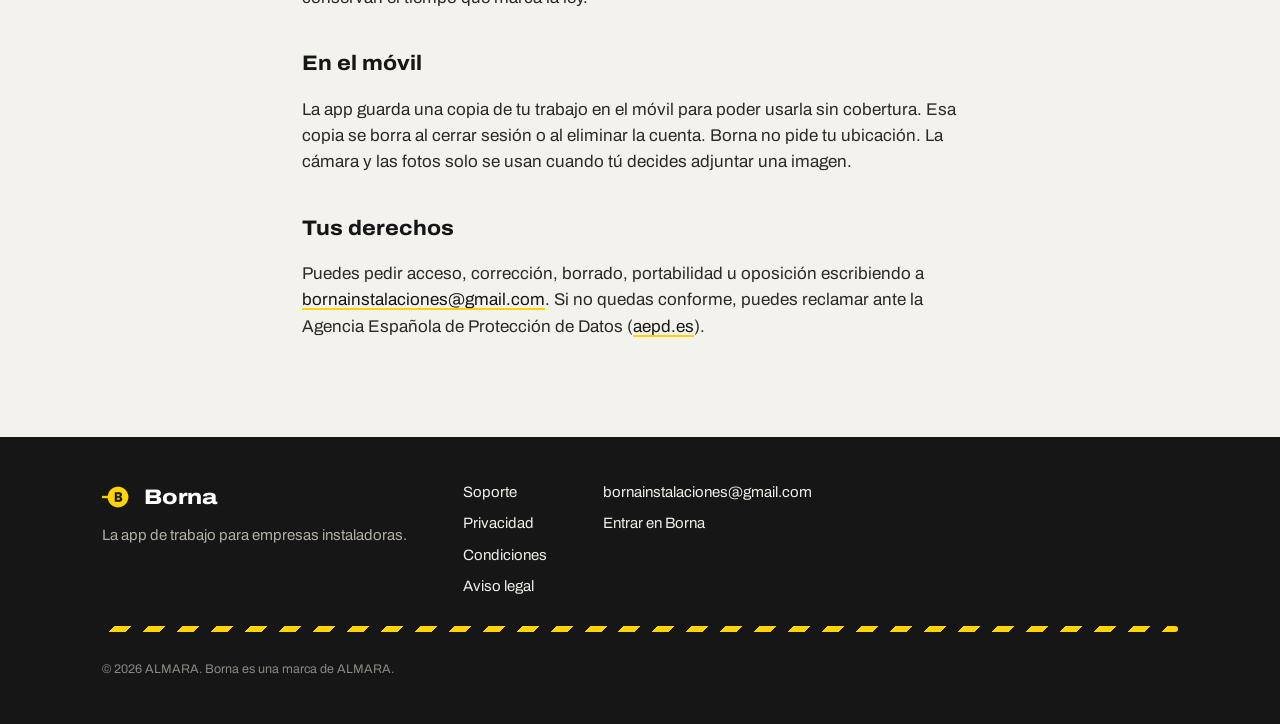
<file: privacidad/index.html>
<!doctype html>
<html lang="es">
<head>
<meta charset="utf-8">
<meta name="viewport" content="width=device-width,initial-scale=1,viewport-fit=cover">
<title>Política de privacidad · Borna</title>
<link rel="canonical" href="https://borna-web.vercel.app/privacidad/">
<meta name="description" content="Qué datos guarda Borna, para qué los usa, quién los ve y cómo ejercer tus derechos.">
<meta name="theme-color" content="#F4F2EC">
<link rel="icon" href="/icon-192.png">
<link rel="apple-touch-icon" href="/apple-touch-icon.png">
<link rel="preconnect" href="https://fonts.googleapis.com">
<link rel="preconnect" href="https://fonts.gstatic.com" crossorigin>
<link href="https://fonts.googleapis.com/css2?family=Archivo:wdth,wght@62..125,100..900&display=swap" rel="stylesheet">
<link rel="stylesheet" href="/estilo.css">
</head>
<body>
<header class="cab con-borde">
  <div class="envoltura">
    <a class="marca" href="/"><img src="/icon-192.png" alt="" width="32" height="32">Borna</a>
    <nav aria-label="Principal">
      <a href="https://instaladoresapp.vercel.app/">Entrar</a>
      <a class="boton" href="https://instaladoresapp.vercel.app/">Probar gratis</a>
    </nav>
  </div>
</header>
<main class="texto">
<h1>Política de privacidad</h1>
<p class="fecha">Actualizado el 21 de noviembre de 2026</p>

<p>Borna es la app de trabajo de empresas instaladoras. Esta página explica qué datos se guardan, para qué y qué puedes hacer con ellos.</p>
<h2>Responsable</h2>
<div class="ficha">
<p><b>Titular:</b> Alin Nicusor Florei (ALMARA)</p>
<p><b>NIF:</b> Y0401739N</p>
<p><b>Domicilio:</b> Calle Valls d’Andorra, 58, 25005 Lleida</p>
<p><b>Correo:</b> <a href="mailto:bornainstalaciones@gmail.com">bornainstalaciones@gmail.com</a></p>
</div>
<h2>Qué datos hay</h2>
<ul>
<li><b>Cuenta:</b> nombre, correo y contraseña de quien entra. La contraseña la gestiona el servicio de acceso y no se guarda en texto legible.</li>
<li><b>Trabajo de la empresa:</b> clientes y sus datos de contacto, planos, presupuestos, partes, material, fotos y la firma con la que un cliente acepta un presupuesto.</li>
<li><b>Formulario de contacto:</b> nombre, teléfono, correo, localidad y mensaje que alguien envía a una empresa desde su enlace.</li>
<li><b>Pago:</b> el cobro lo hace Stripe. Borna no guarda el número de tarjeta: solo el identificador de cliente de Stripe y hasta qué fecha está pagada la suscripción.</li>
<li><b>Avisos al móvil:</b> si los activas, el identificador de tu móvil para enviarte notificaciones.</li>
</ul>
<h2>Para qué se usan</h2>
<p>Para prestar el servicio: que cada empresa lleve sus instalaciones, envíe presupuestos, reciba avisos y pague su suscripción. La base legal es el contrato de uso de Borna. No vendemos datos ni los usamos para publicidad.</p>
<h2>Quién los ve</h2>
<p>Cada empresa solo ve lo suyo. Un técnico ve su trabajo; el administrador, el de su equipo. Un cliente solo ve el presupuesto cuyo enlace le han enviado.</p>
<p>Para funcionar, Borna usa estos proveedores: Supabase (base de datos, fotos y acceso), Vercel (alojamiento de la web), Stripe (pagos) y, para los avisos, Apple y Google. Solo tratan los datos para prestar su servicio.</p>
<h2>Datos de los clientes de cada empresa</h2>
<p>Los datos que una empresa instaladora introduce sobre sus clientes son responsabilidad de esa empresa. Borna los trata por cuenta de ella, solo para que pueda usarlos en la app. Si eres cliente de una empresa que usa Borna, dirígete a esa empresa.</p>
<h2>Cuánto tiempo</h2>
<p>Mientras la empresa tenga la cuenta. Al eliminarla se borran la empresa, las cuentas del equipo, los datos y las fotos. Los datos de facturación que la ley obliga a guardar se conservan el tiempo que marca la ley.</p>
<h2>En el móvil</h2>
<p>La app guarda una copia de tu trabajo en el móvil para poder usarla sin cobertura. Esa copia se borra al cerrar sesión o al eliminar la cuenta. Borna no pide tu ubicación. La cámara y las fotos solo se usan cuando tú decides adjuntar una imagen.</p>
<h2>Tus derechos</h2>
<p>Puedes pedir acceso, corrección, borrado, portabilidad u oposición escribiendo a <a href="mailto:bornainstalaciones@gmail.com">bornainstalaciones@gmail.com</a>. Si no quedas conforme, puedes reclamar ante la Agencia Española de Protección de Datos (<a href="https://www.aepd.es">aepd.es</a>).</p>
</main>
<footer class="pie">
  <div class="envoltura">
    <div>
      <a class="marca" href="/"><img src="/icon-192.png" alt="" width="32" height="32">Borna</a>
      <p>La app de trabajo para empresas instaladoras.</p>
    </div>
    <nav aria-label="Información">
      <a href="/soporte/">Soporte</a>
      <a href="/privacidad/">Privacidad</a>
      <a href="/condiciones/">Condiciones</a>
      <a href="/aviso-legal/">Aviso legal</a>
    </nav>
    <nav aria-label="Contacto">
      <a href="mailto:bornainstalaciones@gmail.com">bornainstalaciones@gmail.com</a>
      <a href="https://instaladoresapp.vercel.app/">Entrar en Borna</a>
    </nav>
    <div class="cable" aria-hidden="true"></div>
    <small>© 2026 ALMARA. Borna es una marca de ALMARA.</small>
  </div>
</footer>
</body>
</html>
</file>
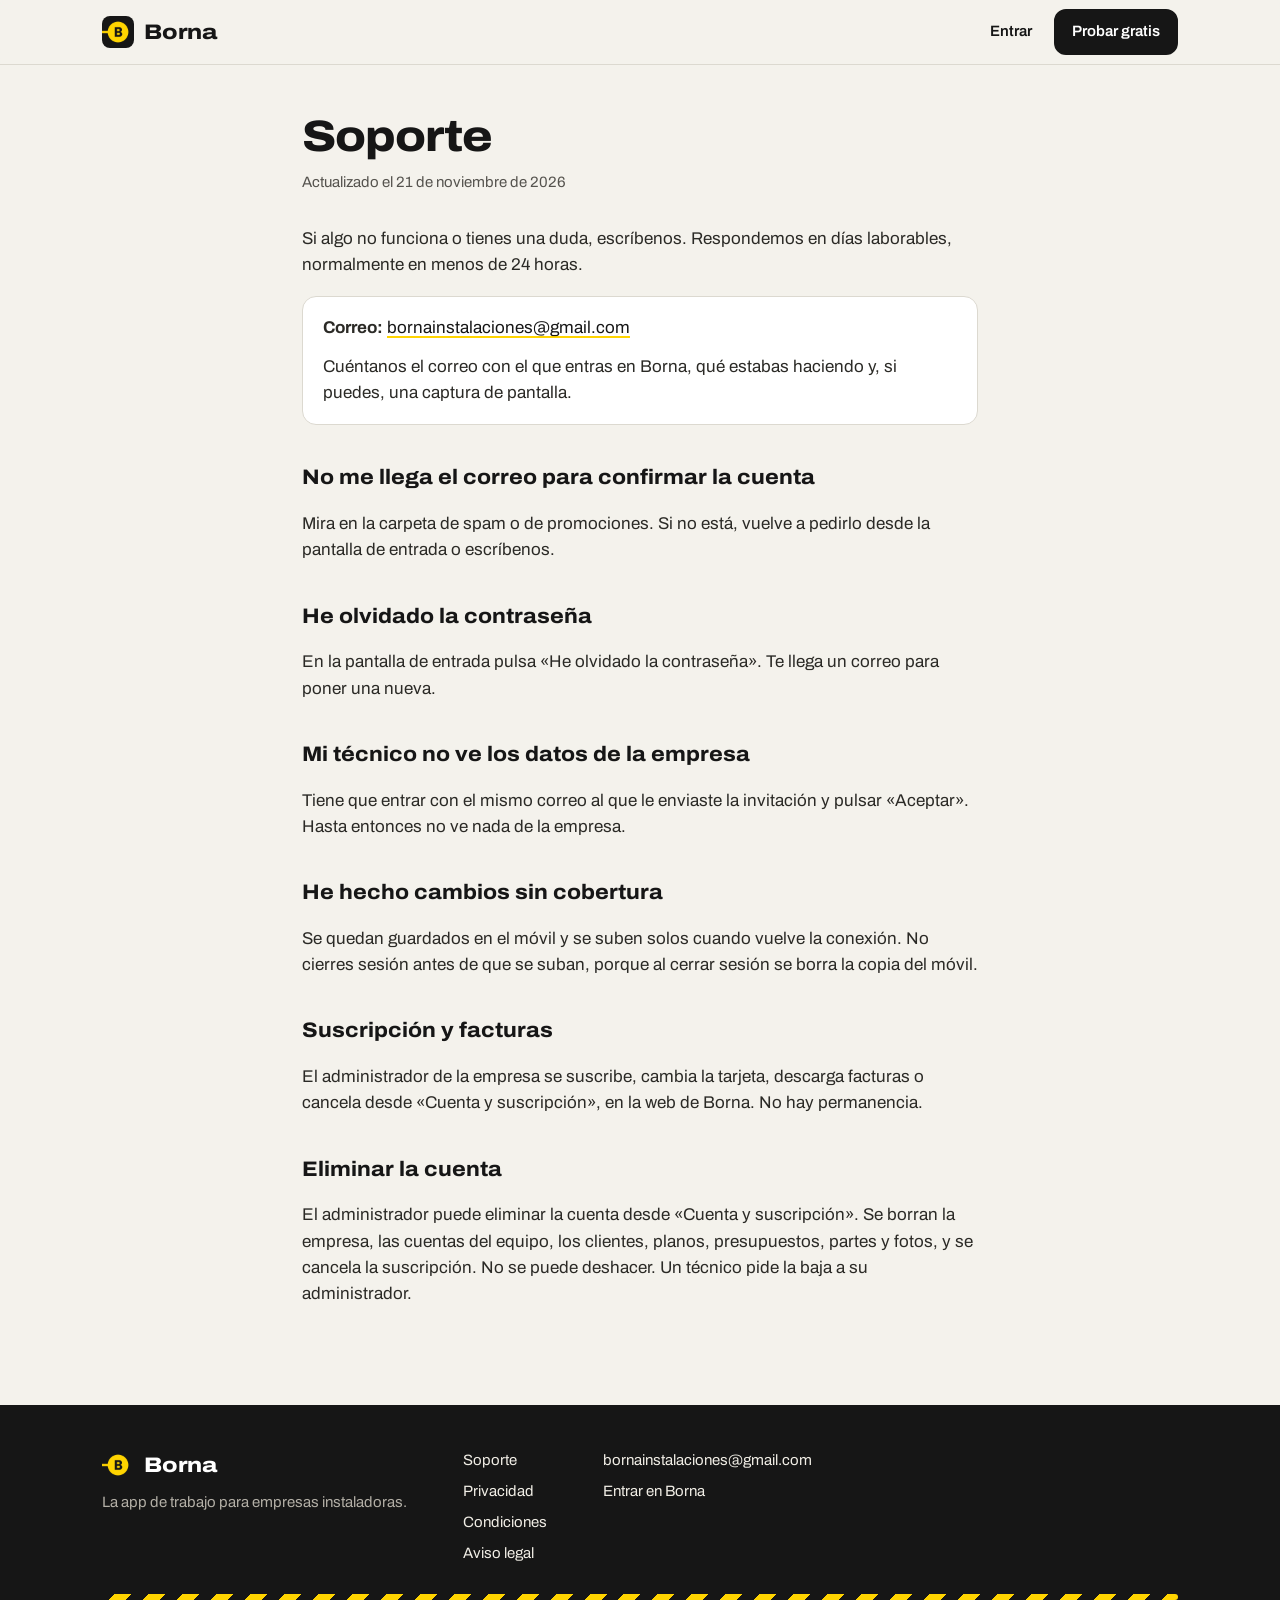
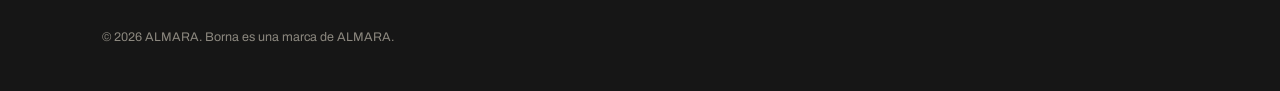
<file: soporte/index.html>
<!doctype html>
<html lang="es">
<head>
<meta charset="utf-8">
<meta name="viewport" content="width=device-width,initial-scale=1,viewport-fit=cover">
<title>Soporte · Borna</title>
<link rel="canonical" href="https://borna-web.vercel.app/soporte/">
<meta name="description" content="Ayuda con Borna: cómo contactar, preguntas habituales y cómo eliminar tu cuenta.">
<meta name="theme-color" content="#F4F2EC">
<link rel="icon" href="/icon-192.png">
<link rel="apple-touch-icon" href="/apple-touch-icon.png">
<link rel="preconnect" href="https://fonts.googleapis.com">
<link rel="preconnect" href="https://fonts.gstatic.com" crossorigin>
<link href="https://fonts.googleapis.com/css2?family=Archivo:wdth,wght@62..125,100..900&display=swap" rel="stylesheet">
<link rel="stylesheet" href="/estilo.css">
</head>
<body>
<header class="cab con-borde">
  <div class="envoltura">
    <a class="marca" href="/"><img src="/icon-192.png" alt="" width="32" height="32">Borna</a>
    <nav aria-label="Principal">
      <a href="https://instaladoresapp.vercel.app/">Entrar</a>
      <a class="boton" href="https://instaladoresapp.vercel.app/">Probar gratis</a>
    </nav>
  </div>
</header>
<main class="texto">
<h1>Soporte</h1>
<p class="fecha">Actualizado el 21 de noviembre de 2026</p>

<p>Si algo no funciona o tienes una duda, escríbenos. Respondemos en días laborables, normalmente en menos de 24 horas.</p>
<div class="ficha">
<p><b>Correo:</b> <a href="mailto:bornainstalaciones@gmail.com">bornainstalaciones@gmail.com</a></p>
<p>Cuéntanos el correo con el que entras en Borna, qué estabas haciendo y, si puedes, una captura de pantalla.</p>
</div>
<h2>No me llega el correo para confirmar la cuenta</h2>
<p>Mira en la carpeta de spam o de promociones. Si no está, vuelve a pedirlo desde la pantalla de entrada o escríbenos.</p>
<h2>He olvidado la contraseña</h2>
<p>En la pantalla de entrada pulsa «He olvidado la contraseña». Te llega un correo para poner una nueva.</p>
<h2>Mi técnico no ve los datos de la empresa</h2>
<p>Tiene que entrar con el mismo correo al que le enviaste la invitación y pulsar «Aceptar». Hasta entonces no ve nada de la empresa.</p>
<h2>He hecho cambios sin cobertura</h2>
<p>Se quedan guardados en el móvil y se suben solos cuando vuelve la conexión. No cierres sesión antes de que se suban, porque al cerrar sesión se borra la copia del móvil.</p>
<h2>Suscripción y facturas</h2>
<p>El administrador de la empresa se suscribe, cambia la tarjeta, descarga facturas o cancela desde «Cuenta y suscripción», en la web de Borna. No hay permanencia.</p>
<h2>Eliminar la cuenta</h2>
<p>El administrador puede eliminar la cuenta desde «Cuenta y suscripción». Se borran la empresa, las cuentas del equipo, los clientes, planos, presupuestos, partes y fotos, y se cancela la suscripción. No se puede deshacer. Un técnico pide la baja a su administrador.</p>
</main>
<footer class="pie">
  <div class="envoltura">
    <div>
      <a class="marca" href="/"><img src="/icon-192.png" alt="" width="32" height="32">Borna</a>
      <p>La app de trabajo para empresas instaladoras.</p>
    </div>
    <nav aria-label="Información">
      <a href="/soporte/">Soporte</a>
      <a href="/privacidad/">Privacidad</a>
      <a href="/condiciones/">Condiciones</a>
      <a href="/aviso-legal/">Aviso legal</a>
    </nav>
    <nav aria-label="Contacto">
      <a href="mailto:bornainstalaciones@gmail.com">bornainstalaciones@gmail.com</a>
      <a href="https://instaladoresapp.vercel.app/">Entrar en Borna</a>
    </nav>
    <div class="cable" aria-hidden="true"></div>
    <small>© 2026 ALMARA. Borna es una marca de ALMARA.</small>
  </div>
</footer>
</body>
</html>
</file>
<file: estilo.css>
/* Borna · web pública. Negro y amarillo como la app; los colores del cableado (fase marrón, neutro azul, tierra verde) como acentos. */
:root{
  --tinta:#161616;      /* negro de la app */
  --amarillo:#FFD400;
  --papel:#F4F2EC;
  --gris:#55534E;
  --linea:#DCD9D0;
  --neutro:#1E88E5;     /* cable azul */
  --fase:#8A5528;       /* cable marrón */
  --tierra:#3FA34D;     /* cable verde */
  --tierra2:#E2C21C;    /* raya amarilla */
  --ok:#2E9D5B;
  --ancho:1120px;
}
*{box-sizing:border-box}
html{-webkit-text-size-adjust:100%;scroll-behavior:smooth}
@media (prefers-reduced-motion:reduce){html{scroll-behavior:auto}}
body{margin:0;background:var(--papel);color:var(--tinta);font-family:"Archivo",system-ui,-apple-system,"Segoe UI",sans-serif;font-size:17px;line-height:1.55;font-variation-settings:"wdth" 100}
a{color:var(--tinta);text-decoration-color:var(--amarillo);text-decoration-thickness:2px;text-underline-offset:3px}
a:focus-visible,button:focus-visible,summary:focus-visible{outline:3px solid var(--amarillo);outline-offset:3px;border-radius:6px}
img,svg{display:block;max-width:100%}
.envoltura{max-width:var(--ancho);margin:0 auto;padding:0 22px}

/* Cabecera */
.cab{position:sticky;top:0;z-index:10;background:rgba(244,242,236,.92);backdrop-filter:saturate(1.4) blur(10px);-webkit-backdrop-filter:saturate(1.4) blur(10px);border-bottom:1px solid transparent}
.cab.con-borde{border-bottom-color:var(--linea)}
.cab .envoltura{display:flex;align-items:center;gap:18px;height:64px}
.marca{flex-shrink:0;display:flex;align-items:center;gap:10px;color:var(--tinta);text-decoration:none;font-weight:800;font-size:21px;font-variation-settings:"wdth" 118;letter-spacing:-.01em}
.marca img{width:32px;height:32px;border-radius:8px}
.cab nav{margin-left:auto;display:flex;align-items:center;gap:22px}
.cab nav a{white-space:nowrap;color:var(--tinta);text-decoration:none;font-size:15px;font-weight:600}
.cab nav a:hover{color:var(--tinta);text-decoration:underline;text-decoration-color:var(--amarillo);text-decoration-thickness:3px;text-underline-offset:6px}
@media (max-width:760px){.cab nav a.sec.solo-ancho{display:none}.cab nav{gap:16px}}
@media (max-width:419px){.cab nav a.sec{display:none}}
@media (max-width:359px){.cab .envoltura{padding:0 14px;gap:10px}.cab nav{gap:12px}.cab .boton{padding:9px 12px;font-size:14px}}

.boton{white-space:nowrap;display:inline-flex;align-items:center;justify-content:center;gap:8px;padding:13px 22px;border-radius:12px;background:var(--tinta);color:#fff !important;text-decoration:none;font-weight:700;font-size:16px;border:2px solid var(--tinta);transition:background .15s,transform .15s}
.boton:hover{background:#333;border-color:#333}
.boton:active{transform:translateY(1px)}
.boton.claro{background:transparent;color:var(--tinta) !important;border-color:var(--linea)}
.boton.claro:hover{border-color:var(--tinta);background:#fff}
.cab .boton{padding:9px 16px;font-size:15px}

/* Páginas de texto (privacidad, aviso legal, soporte, condiciones) */
.texto{max-width:720px;margin:0 auto;padding:48px 22px 80px}
.texto h1{font-size:clamp(32px,5vw,44px);line-height:1.08;margin:0 0 10px;font-weight:800;font-variation-settings:"wdth" 112;letter-spacing:-.02em}
.texto .fecha{color:var(--gris);font-size:15px;margin:0 0 32px}
.texto h2{font-size:21px;margin:36px 0 8px;font-weight:750;font-variation-settings:"wdth" 108}
.texto p,.texto li{color:#2B2A26}
.texto ul{padding-left:20px}
.texto li{margin:4px 0}
.texto .ficha{background:#fff;border:1px solid var(--linea);border-radius:14px;padding:6px 20px;margin:18px 0}
.texto .ficha p{margin:12px 0}

/* Pie */
.pie{background:var(--tinta);color:#B3AFA6;font-size:15px;padding:44px 0 calc(env(safe-area-inset-bottom,0px) + 44px)}
.pie .envoltura{display:flex;flex-wrap:wrap;gap:28px 56px;align-items:flex-start}
.pie .marca{color:#fff}
.pie p{margin:10px 0 0;max-width:34ch}
.pie nav{display:grid;gap:8px}
.pie nav a{color:#F1EEE6;text-decoration:none}
.pie nav a:hover{text-decoration:underline}
.pie .cable{flex-basis:100%;height:6px;border-radius:3px;background:repeating-linear-gradient(-45deg,var(--amarillo) 0 12px,var(--tinta) 12px 24px);opacity:1}
.pie small{flex-basis:100%;color:#8C887F}
</file>
